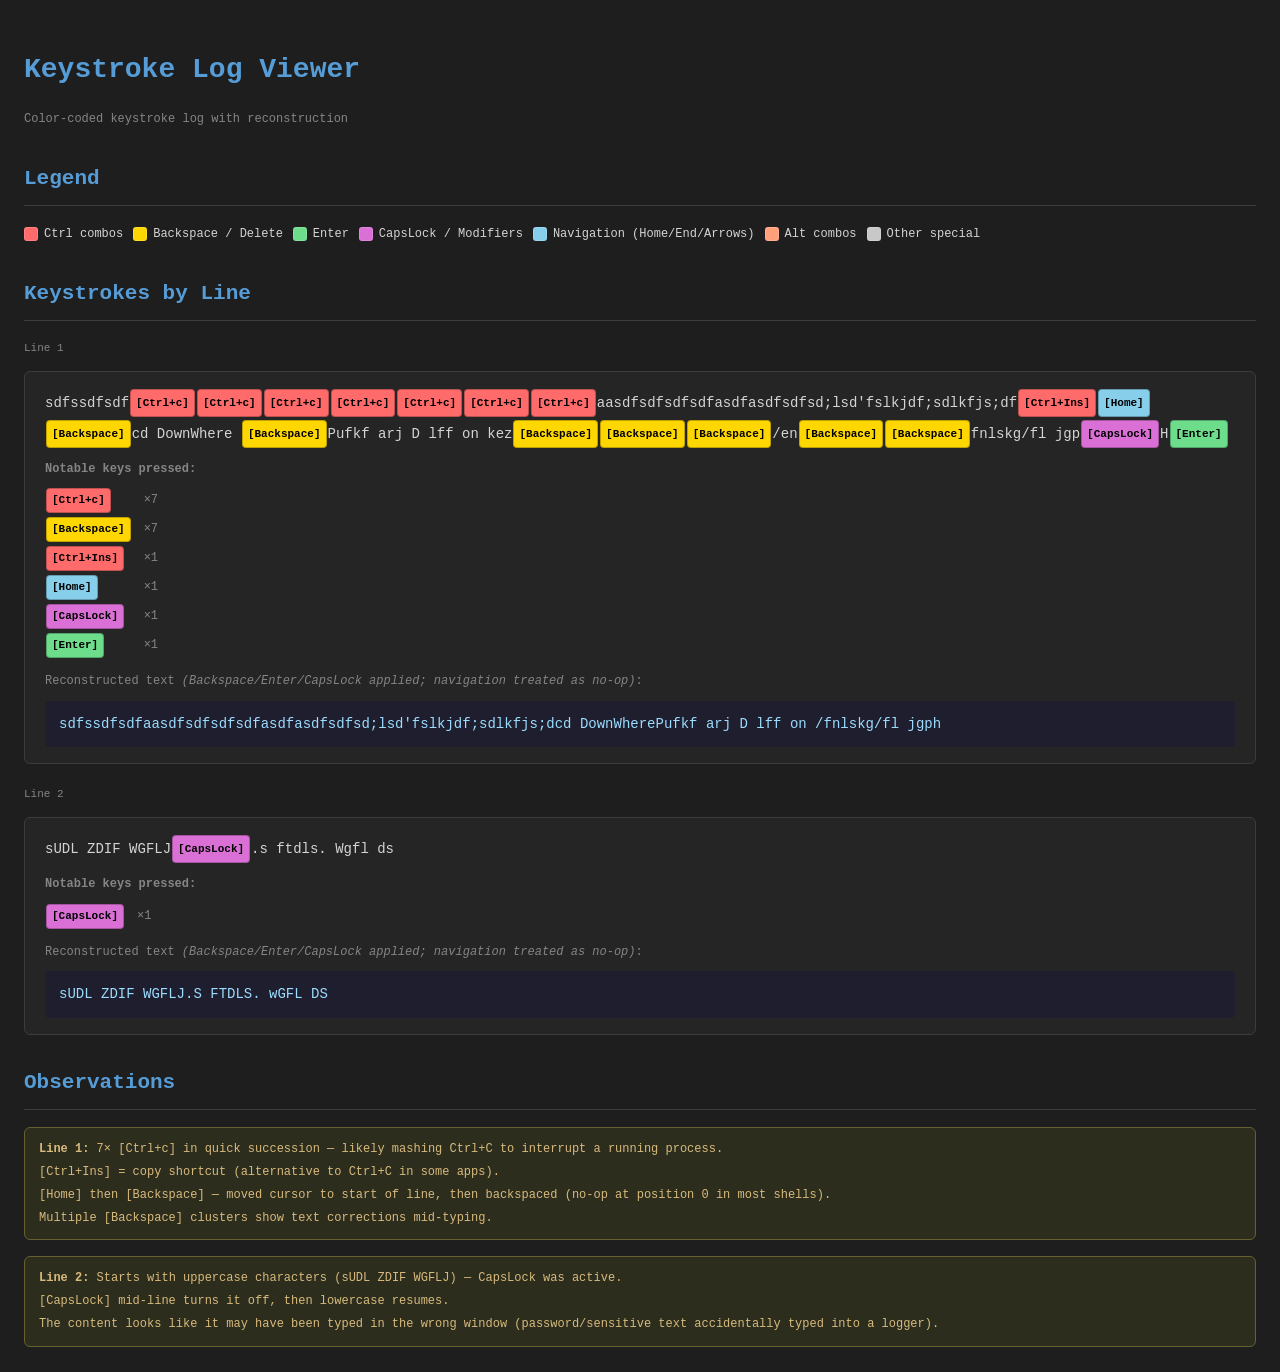
<file: PI/keystrokes.html>
<!DOCTYPE html>
<html lang="en">
<head>
<meta charset="UTF-8">
<title>Keystroke Log Viewer</title>
<style>
  * { box-sizing: border-box; }
  body {
    background: #1e1e1e; color: #d4d4d4;
    font-family: "Courier New", monospace; font-size: 14px;
    padding: 24px; line-height: 1.9; margin: 0;
  }
  h1 { color: #569cd6; margin-bottom: 4px; }
  h2 { color: #569cd6; margin-top: 28px; border-bottom: 1px solid #3c3c3c; padding-bottom: 6px; }
  .subtitle { color: #858585; font-size: 12px; margin-bottom: 20px; }
  .legend { display: flex; flex-wrap: wrap; gap: 10px; margin: 12px 0 24px; }
  .legend-item { display: flex; align-items: center; gap: 6px; font-size: 12px; }
  .swatch { width: 14px; height: 14px; border-radius: 3px; border: 1px solid rgba(255,255,255,.15); flex-shrink: 0; }
  .section { background: #252526; border: 1px solid #3c3c3c; border-radius: 6px; padding: 16px 20px; margin: 12px 0; }
  .line-block { margin-bottom: 20px; }
  .line-label { color: #858585; font-size: 11px; margin-bottom: 4px; }
  .keystroke-line { word-break: break-all; line-height: 2.2; }
  .key {
    border-radius: 4px; padding: 1px 5px; margin: 0 1px;
    font-size: 11px; font-weight: bold;
    border: 1px solid rgba(0,0,0,.25);
    display: inline-block; white-space: nowrap; vertical-align: middle;
  }
  .text { color: #d4d4d4; }
  .reconstructed {
    white-space: pre-wrap; color: #9cdcfe;
    background: #1e1e2e; border-radius: 4px;
    padding: 10px 14px; margin-top: 8px;
  }
  .stats { font-size: 12px; color: #858585; margin-top: 8px; }
  .stats table { border-collapse: collapse; margin-top: 6px; }
  .stats td { padding: 2px 12px 2px 0; }
  .stats td:first-child { color: #c8c8c8; }
  .note { background: #2d2d1e; border: 1px solid #666030; border-radius: 6px;
          padding: 10px 14px; margin-top: 16px; font-size: 12px; color: #d7ba7d; }
</style>
</head>
<body>
<h1>Keystroke Log Viewer</h1>
<p class="subtitle">Color-coded keystroke log with reconstruction</p>

<h2>Legend</h2>
<div class="legend">
  <div class="legend-item"><div class="swatch" style="background:#ff6b6b"></div><span>Ctrl combos</span></div>
  <div class="legend-item"><div class="swatch" style="background:#ffd700"></div><span>Backspace / Delete</span></div>
  <div class="legend-item"><div class="swatch" style="background:#6ddc8b"></div><span>Enter</span></div>
  <div class="legend-item"><div class="swatch" style="background:#da70d6"></div><span>CapsLock / Modifiers</span></div>
  <div class="legend-item"><div class="swatch" style="background:#87ceeb"></div><span>Navigation (Home/End/Arrows)</span></div>
  <div class="legend-item"><div class="swatch" style="background:#ffa07a"></div><span>Alt combos</span></div>
  <div class="legend-item"><div class="swatch" style="background:#c8c8c8"></div><span>Other special</span></div>
</div>
<h2>Keystrokes by Line</h2>
<div class="line-block">
  <div class="line-label">Line 1</div>
  <div class="section">
    <div class="keystroke-line"><span class="text">s</span><span class="text">d</span><span class="text">f</span><span class="text">s</span><span class="text">s</span><span class="text">d</span><span class="text">f</span><span class="text">s</span><span class="text">d</span><span class="text">f</span><span class="key key-ctrl" style="background:#ff6b6b;color:#000" title="[Ctrl+c]">[Ctrl+c]</span><span class="key key-ctrl" style="background:#ff6b6b;color:#000" title="[Ctrl+c]">[Ctrl+c]</span><span class="key key-ctrl" style="background:#ff6b6b;color:#000" title="[Ctrl+c]">[Ctrl+c]</span><span class="key key-ctrl" style="background:#ff6b6b;color:#000" title="[Ctrl+c]">[Ctrl+c]</span><span class="key key-ctrl" style="background:#ff6b6b;color:#000" title="[Ctrl+c]">[Ctrl+c]</span><span class="key key-ctrl" style="background:#ff6b6b;color:#000" title="[Ctrl+c]">[Ctrl+c]</span><span class="key key-ctrl" style="background:#ff6b6b;color:#000" title="[Ctrl+c]">[Ctrl+c]</span><span class="text">a</span><span class="text">a</span><span class="text">s</span><span class="text">d</span><span class="text">f</span><span class="text">s</span><span class="text">d</span><span class="text">f</span><span class="text">s</span><span class="text">d</span><span class="text">f</span><span class="text">s</span><span class="text">d</span><span class="text">f</span><span class="text">a</span><span class="text">s</span><span class="text">d</span><span class="text">f</span><span class="text">a</span><span class="text">s</span><span class="text">d</span><span class="text">f</span><span class="text">s</span><span class="text">d</span><span class="text">f</span><span class="text">s</span><span class="text">d</span><span class="text">;</span><span class="text">l</span><span class="text">s</span><span class="text">d</span><span class="text">&#x27;</span><span class="text">f</span><span class="text">s</span><span class="text">l</span><span class="text">k</span><span class="text">j</span><span class="text">d</span><span class="text">f</span><span class="text">;</span><span class="text">s</span><span class="text">d</span><span class="text">l</span><span class="text">k</span><span class="text">f</span><span class="text">j</span><span class="text">s</span><span class="text">;</span><span class="text">d</span><span class="text">f</span><span class="key key-ctrl" style="background:#ff6b6b;color:#000" title="[Ctrl+Ins]">[Ctrl+Ins]</span><span class="key key-navigation" style="background:#87ceeb;color:#000" title="[Home]">[Home]</span><span class="key key-delete" style="background:#ffd700;color:#000" title="[Backspace]">[Backspace]</span><span class="text">c</span><span class="text">d</span><span class="text"> </span><span class="text">D</span><span class="text">o</span><span class="text">w</span><span class="text">n</span><span class="text">W</span><span class="text">h</span><span class="text">e</span><span class="text">r</span><span class="text">e</span><span class="text"> </span><span class="key key-delete" style="background:#ffd700;color:#000" title="[Backspace]">[Backspace]</span><span class="text">P</span><span class="text">u</span><span class="text">f</span><span class="text">k</span><span class="text">f</span><span class="text"> </span><span class="text">a</span><span class="text">r</span><span class="text">j</span><span class="text"> </span><span class="text">D</span><span class="text"> </span><span class="text">l</span><span class="text">f</span><span class="text">f</span><span class="text"> </span><span class="text">o</span><span class="text">n</span><span class="text"> </span><span class="text">k</span><span class="text">e</span><span class="text">z</span><span class="key key-delete" style="background:#ffd700;color:#000" title="[Backspace]">[Backspace]</span><span class="key key-delete" style="background:#ffd700;color:#000" title="[Backspace]">[Backspace]</span><span class="key key-delete" style="background:#ffd700;color:#000" title="[Backspace]">[Backspace]</span><span class="text">/</span><span class="text">e</span><span class="text">n</span><span class="key key-delete" style="background:#ffd700;color:#000" title="[Backspace]">[Backspace]</span><span class="key key-delete" style="background:#ffd700;color:#000" title="[Backspace]">[Backspace]</span><span class="text">f</span><span class="text">n</span><span class="text">l</span><span class="text">s</span><span class="text">k</span><span class="text">g</span><span class="text">/</span><span class="text">f</span><span class="text">l</span><span class="text"> </span><span class="text">j</span><span class="text">g</span><span class="text">p</span><span class="key key-modifier" style="background:#da70d6;color:#000" title="[CapsLock]">[CapsLock]</span><span class="text">H</span><span class="key key-enter" style="background:#6ddc8b;color:#000" title="[Enter]">[Enter]</span></div>
    <div class="stats">
      <strong>Notable keys pressed:</strong>
      <table>
        <tr><td><span class="key" style="background:#ff6b6b;color:#000">[Ctrl+c]</span></td><td>×7</td></tr>
        <tr><td><span class="key" style="background:#ffd700;color:#000">[Backspace]</span></td><td>×7</td></tr>
        <tr><td><span class="key" style="background:#ff6b6b;color:#000">[Ctrl+Ins]</span></td><td>×1</td></tr>
        <tr><td><span class="key" style="background:#87ceeb;color:#000">[Home]</span></td><td>×1</td></tr>
        <tr><td><span class="key" style="background:#da70d6;color:#000">[CapsLock]</span></td><td>×1</td></tr>
        <tr><td><span class="key" style="background:#6ddc8b;color:#000">[Enter]</span></td><td>×1</td></tr>
      </table>
    </div>
    <div style="margin-top:10px;font-size:12px;color:#858585;">Reconstructed text <em>(Backspace/Enter/CapsLock applied; navigation treated as no-op)</em>:</div>
    <div class="reconstructed">sdfssdfsdfaasdfsdfsdfsdfasdfasdfsdfsd;lsd&#x27;fslkjdf;sdlkfjs;dcd DownWherePufkf arj D lff on /fnlskg/fl jgph
</div>
  </div>
</div>
<div class="line-block">
  <div class="line-label">Line 2</div>
  <div class="section">
    <div class="keystroke-line"><span class="text">s</span><span class="text">U</span><span class="text">D</span><span class="text">L</span><span class="text"> </span><span class="text">Z</span><span class="text">D</span><span class="text">I</span><span class="text">F</span><span class="text"> </span><span class="text">W</span><span class="text">G</span><span class="text">F</span><span class="text">L</span><span class="text">J</span><span class="key key-modifier" style="background:#da70d6;color:#000" title="[CapsLock]">[CapsLock]</span><span class="text">.</span><span class="text">s</span><span class="text"> </span><span class="text">f</span><span class="text">t</span><span class="text">d</span><span class="text">l</span><span class="text">s</span><span class="text">.</span><span class="text"> </span><span class="text">W</span><span class="text">g</span><span class="text">f</span><span class="text">l</span><span class="text"> </span><span class="text">d</span><span class="text">s</span><span class="text"> </span></div>
    <div class="stats">
      <strong>Notable keys pressed:</strong>
      <table>
        <tr><td><span class="key" style="background:#da70d6;color:#000">[CapsLock]</span></td><td>×1</td></tr>
      </table>
    </div>
    <div style="margin-top:10px;font-size:12px;color:#858585;">Reconstructed text <em>(Backspace/Enter/CapsLock applied; navigation treated as no-op)</em>:</div>
    <div class="reconstructed">sUDL ZDIF WGFLJ.S FTDLS. wGFL DS </div>
  </div>
</div>

<h2>Observations</h2>
<div class="note">
  <strong>Line 1:</strong> 7× [Ctrl+c] in quick succession — likely mashing Ctrl+C to interrupt a running process.<br>
  [Ctrl+Ins] = copy shortcut (alternative to Ctrl+C in some apps).<br>
  [Home] then [Backspace] — moved cursor to start of line, then backspaced (no-op at position 0 in most shells).<br>
  Multiple [Backspace] clusters show text corrections mid-typing.
</div>
<div class="note">
  <strong>Line 2:</strong> Starts with uppercase characters (<code>sUDL ZDIF WGFLJ</code>) — CapsLock was active.<br>
  [CapsLock] mid-line turns it off, then lowercase resumes.<br>
  The content looks like it may have been typed in the wrong window (password/sensitive text accidentally typed into a logger).
</div>
</body>
</html>
</file>
